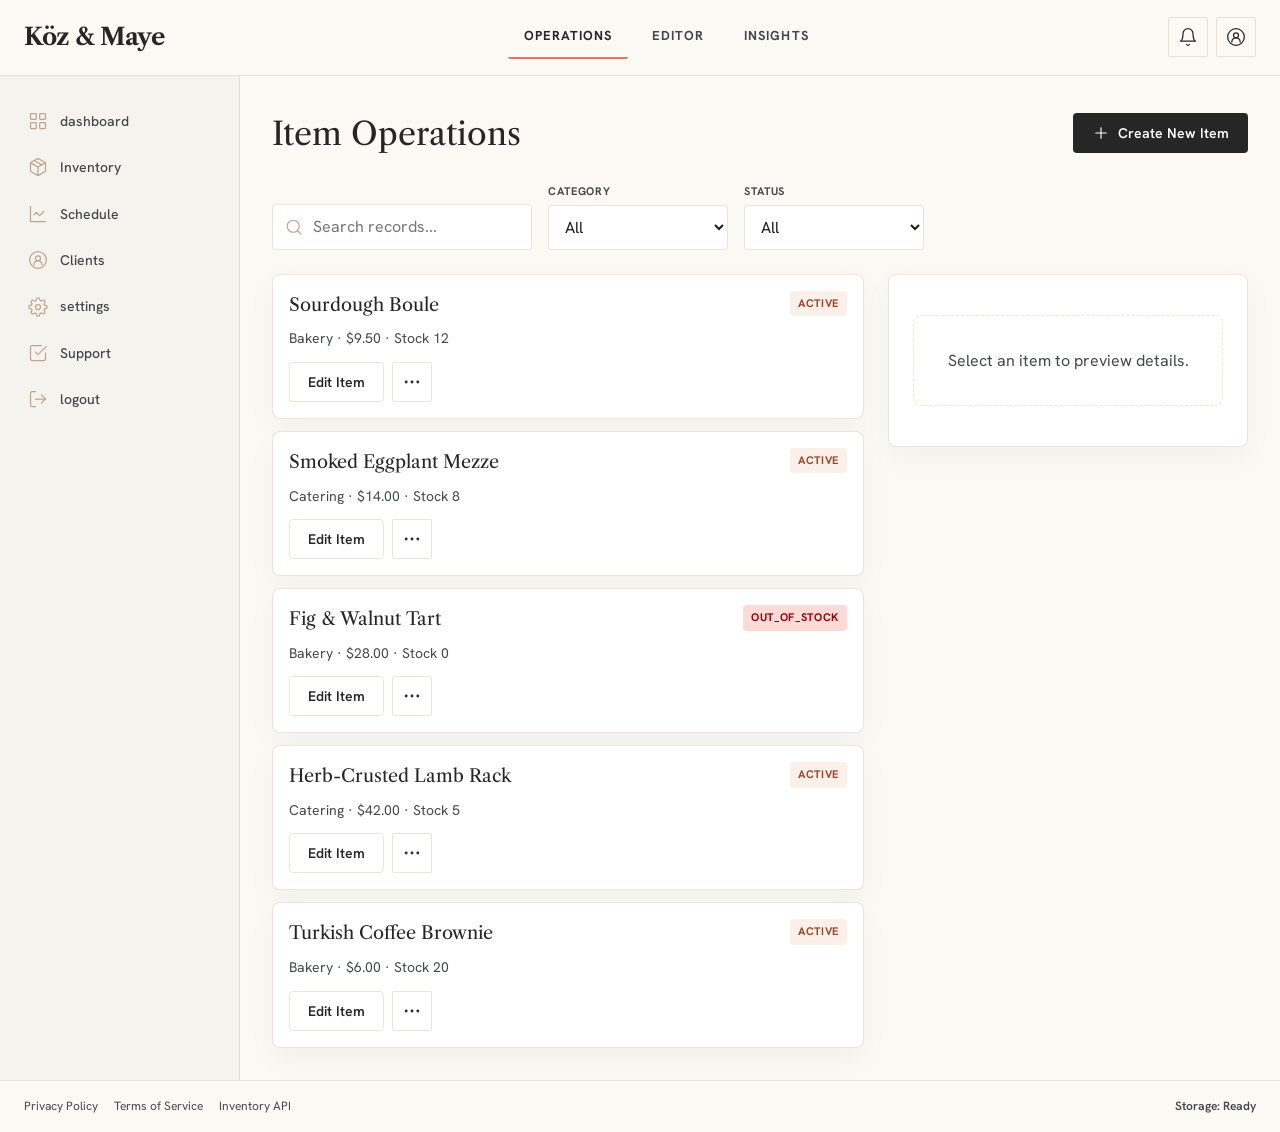
<file: index.html>
<!doctype html>
<html lang="en">
  <head>
    <meta charset="UTF-8" />
    <meta name="viewport" content="width=device-width, initial-scale=1.0" />
    <title>Distinctive Premium Food Sector Company Website</title>
    <link rel="preconnect" href="https://fonts.googleapis.com" />
    <link rel="preconnect" href="https://fonts.gstatic.com" crossorigin />
    <link
      href="https://fonts.googleapis.com/css2?family=Hanken+Grotesk:wght@400;500;600;700&family=Libre+Caslon+Text:wght@400;700&display=swap"
      rel="stylesheet"
    />
    <link rel="stylesheet" href="assets/css/styles.css" />
  </head>
  <body>
    <main data-setfarm-root="baseline" data-testid="setfarm-app-root" class="app-shell"></main>

    <script id="fixture-data" type="application/json">
{"items":[{"id":"item-1","name":"Sourdough Boule","category":"Bakery","price":9.5,"description":"Naturally leavened sourdough with a crackling crust and tender, tangy crumb. Fermented 24 hours.","stock":12,"featured":true,"status":"active","updatedAt":"2026-06-24T10:00:00.000Z"},{"id":"item-2","name":"Smoked Eggplant Mezze","category":"Catering","price":14,"description":"Charred eggplant whipped with tahini, lemon, and garlic, finished with pomegranate molasses.","stock":8,"featured":false,"status":"active","updatedAt":"2026-06-23T14:30:00.000Z"},{"id":"item-3","name":"Fig & Walnut Tart","category":"Bakery","price":28,"description":"Seasonal figs, caramelized walnuts, and frangipane in an all-butter pastry shell.","stock":0,"featured":true,"status":"out_of_stock","updatedAt":"2026-06-22T09:15:00.000Z"},{"id":"item-4","name":"Herb-Crusted Lamb Rack","category":"Catering","price":42,"description":"Frenched lamb rack with rosemary, thyme, and sumac crust, served with root vegetable jus.","stock":5,"featured":false,"status":"active","updatedAt":"2026-06-21T16:45:00.000Z"},{"id":"item-5","name":"Turkish Coffee Brownie","category":"Bakery","price":6,"description":"Dense dark chocolate brownie spiked with cardamom and topped with mocha glaze.","stock":20,"featured":false,"status":"active","updatedAt":"2026-06-20T11:20:00.000Z"}],"categories":["Bakery","Catering","Pantry"],"activity":[{"id":"evt-1","type":"update","message":"Sourdough Boule stock updated","timestamp":"2026-06-24T10:05:00.000Z"},{"id":"evt-2","type":"create","message":"Fig & Walnut Tart added to menu","timestamp":"2026-06-22T09:20:00.000Z"},{"id":"evt-3","type":"error","message":"Inventory sync failed - retry scheduled","timestamp":"2026-06-21T08:00:00.000Z"}],"preferences":{"defaultCategory":"All","sortBy":"updatedAt"}}
    </script>

    <script src="assets/js/distinctive-premium-food-sector-company-website.storage.js" defer></script>
    <script src="assets/js/distinctive-premium-food-sector-company-website.state.js" defer></script>
    <script src="assets/js/app.js" defer></script>
    <script src="assets/js/test-bridge.js" defer></script>
  </body>
</html>
</file>
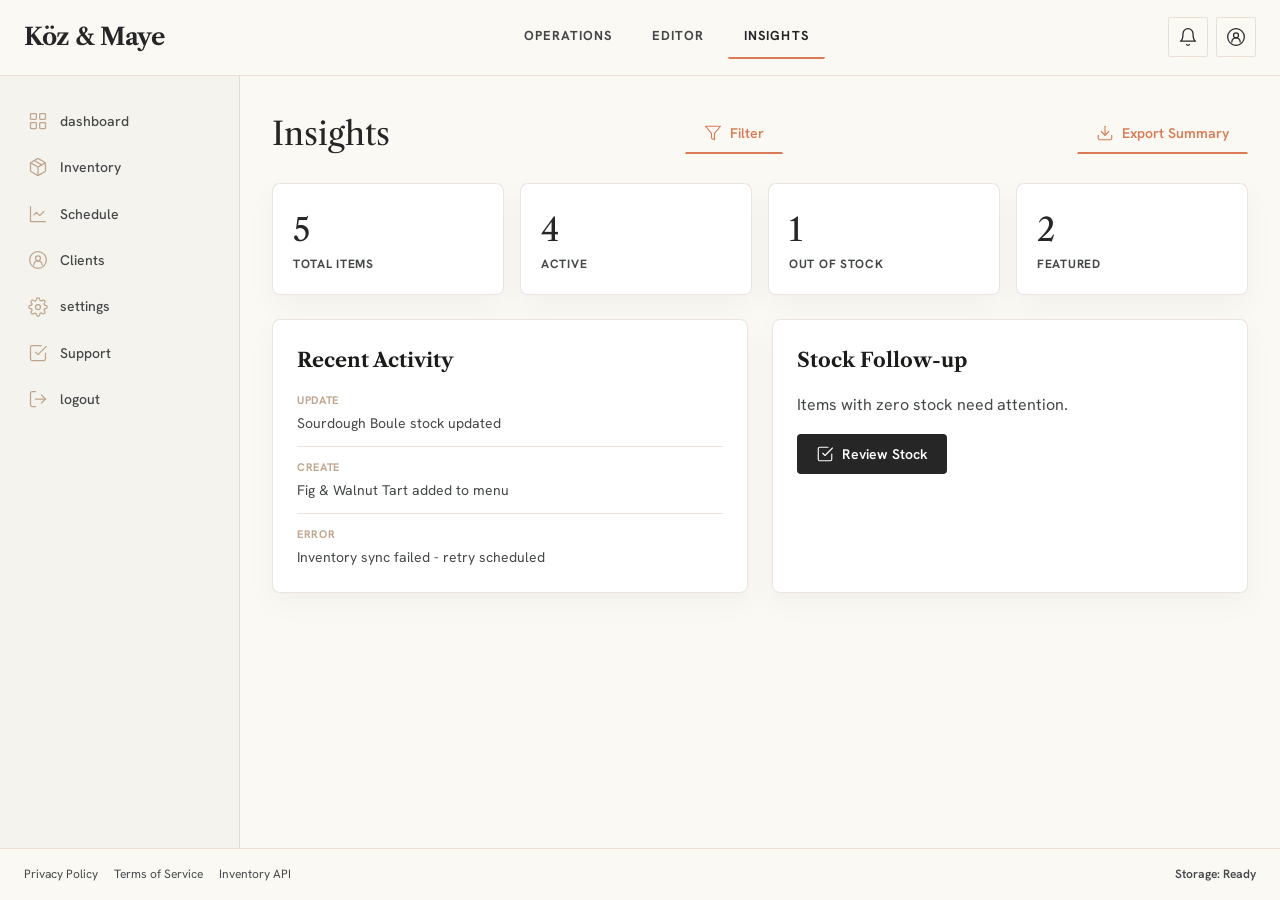
<file: insights-distinctive-premium-food-sector-company-website.html>
<!doctype html>
<html lang="en">
  <head>
    <meta charset="UTF-8" />
    <meta name="viewport" content="width=device-width, initial-scale=1.0" />
    <title>Insights - Köz &amp; Maye</title>
    <link rel="preconnect" href="https://fonts.googleapis.com" />
    <link rel="preconnect" href="https://fonts.gstatic.com" crossorigin />
    <link
      href="https://fonts.googleapis.com/css2?family=Hanken+Grotesk:wght@400;500;600;700&family=Libre+Caslon+Text:wght@400;700&display=swap"
      rel="stylesheet"
    />
    <link rel="stylesheet" href="assets/css/styles.css" />
  </head>
  <body>
    <main data-setfarm-root="baseline" data-testid="setfarm-app-root" class="app-shell"></main>

    <script id="fixture-data" type="application/json">
{"items":[{"id":"item-1","name":"Sourdough Boule","category":"Bakery","price":9.5,"description":"Naturally leavened sourdough with a crackling crust and tender, tangy crumb. Fermented 24 hours.","stock":12,"featured":true,"status":"active","updatedAt":"2026-06-24T10:00:00.000Z"},{"id":"item-2","name":"Smoked Eggplant Mezze","category":"Catering","price":14,"description":"Charred eggplant whipped with tahini, lemon, and garlic, finished with pomegranate molasses.","stock":8,"featured":false,"status":"active","updatedAt":"2026-06-23T14:30:00.000Z"},{"id":"item-3","name":"Fig & Walnut Tart","category":"Bakery","price":28,"description":"Seasonal figs, caramelized walnuts, and frangipane in an all-butter pastry shell.","stock":0,"featured":true,"status":"out_of_stock","updatedAt":"2026-06-22T09:15:00.000Z"},{"id":"item-4","name":"Herb-Crusted Lamb Rack","category":"Catering","price":42,"description":"Frenched lamb rack with rosemary, thyme, and sumac crust, served with root vegetable jus.","stock":5,"featured":false,"status":"active","updatedAt":"2026-06-21T16:45:00.000Z"},{"id":"item-5","name":"Turkish Coffee Brownie","category":"Bakery","price":6,"description":"Dense dark chocolate brownie spiked with cardamom and topped with mocha glaze.","stock":20,"featured":false,"status":"active","updatedAt":"2026-06-20T11:20:00.000Z"}],"categories":["Bakery","Catering","Pantry"],"activity":[{"id":"evt-1","type":"update","message":"Sourdough Boule stock updated","timestamp":"2026-06-24T10:05:00.000Z"},{"id":"evt-2","type":"create","message":"Fig & Walnut Tart added to menu","timestamp":"2026-06-22T09:20:00.000Z"},{"id":"evt-3","type":"error","message":"Inventory sync failed - retry scheduled","timestamp":"2026-06-21T08:00:00.000Z"}],"preferences":{"defaultCategory":"All","sortBy":"updatedAt"}}
    </script>

    <script src="assets/js/distinctive-premium-food-sector-company-website.storage.js" defer></script>
    <script src="assets/js/distinctive-premium-food-sector-company-website.state.js" defer></script>
    <script src="assets/js/app.js" defer></script>
    <script src="assets/js/us-003/act_filter_insights.js" defer></script>
    <script src="assets/js/us-003/act_export_summary.js" defer></script>
    <script>
      window.addEventListener('load', function () {
        if (window.app && window.app.actions && window.app.actions.setSurface) {
          window.app.actions.setSurface('SURF_INSIGHTS');
        }
      });
    </script>
  </body>
</html>
</file>
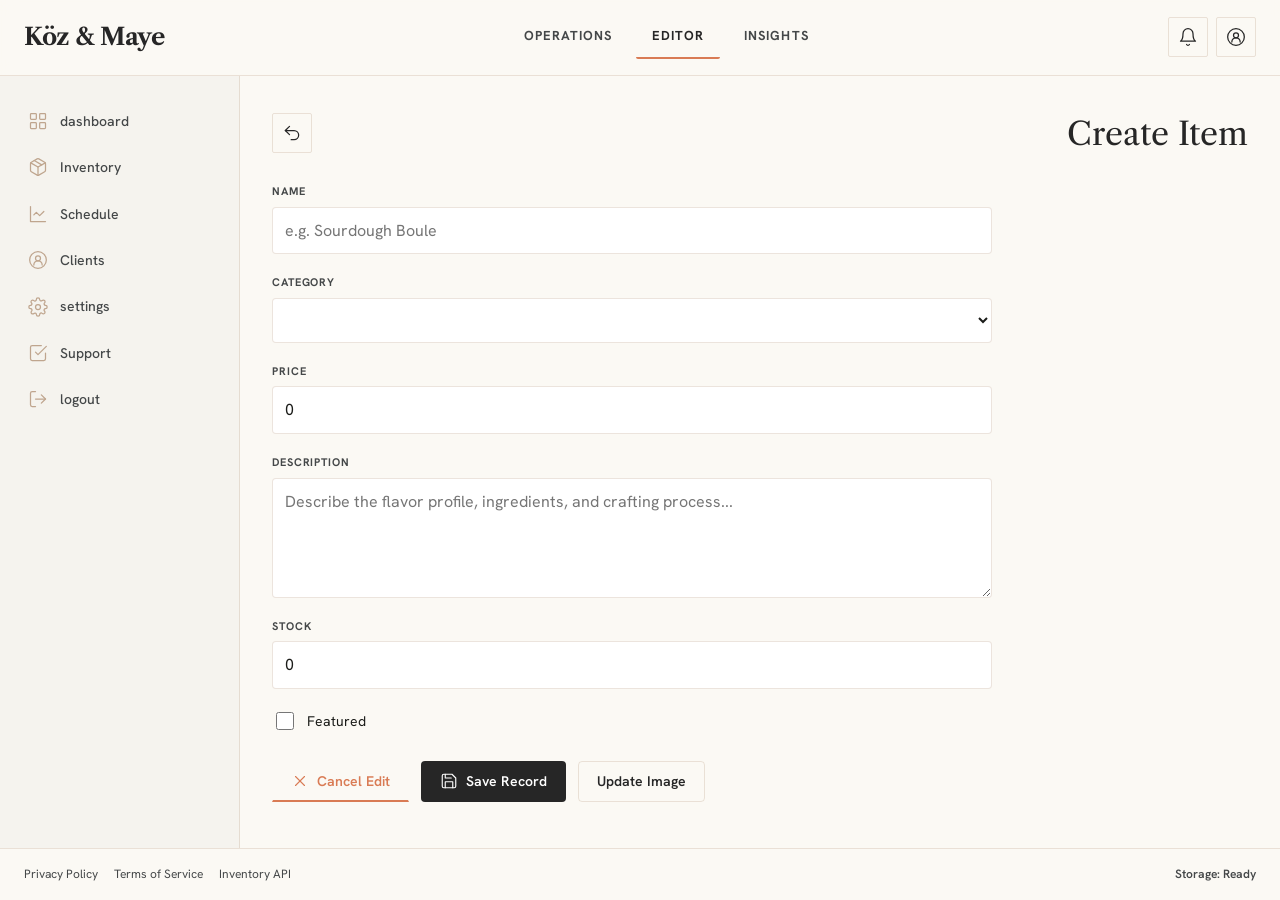
<file: item-editor-distinctive-premium-food-sector-company-website.html>
<!doctype html>
<html lang="en">
  <head>
    <meta charset="UTF-8" />
    <meta name="viewport" content="width=device-width, initial-scale=1.0" />
    <title>Item Editor - Köz &amp; Maye</title>
    <link rel="preconnect" href="https://fonts.googleapis.com" />
    <link rel="preconnect" href="https://fonts.gstatic.com" crossorigin />
    <link
      href="https://fonts.googleapis.com/css2?family=Hanken+Grotesk:wght@400;500;600;700&family=Libre+Caslon+Text:wght@400;700&display=swap"
      rel="stylesheet"
    />
    <link rel="stylesheet" href="assets/css/styles.css" />
  </head>
  <body>
    <main data-setfarm-root="baseline" data-testid="setfarm-app-root" class="app-shell"></main>

    <script id="fixture-data" type="application/json">
{"items":[{"id":"item-1","name":"Sourdough Boule","category":"Bakery","price":9.5,"description":"Naturally leavened sourdough with a crackling crust and tender, tangy crumb. Fermented 24 hours.","stock":12,"featured":true,"status":"active","updatedAt":"2026-06-24T10:00:00.000Z"},{"id":"item-2","name":"Smoked Eggplant Mezze","category":"Catering","price":14,"description":"Charred eggplant whipped with tahini, lemon, and garlic, finished with pomegranate molasses.","stock":8,"featured":false,"status":"active","updatedAt":"2026-06-23T14:30:00.000Z"},{"id":"item-3","name":"Fig & Walnut Tart","category":"Bakery","price":28,"description":"Seasonal figs, caramelized walnuts, and frangipane in an all-butter pastry shell.","stock":0,"featured":true,"status":"out_of_stock","updatedAt":"2026-06-22T09:15:00.000Z"},{"id":"item-4","name":"Herb-Crusted Lamb Rack","category":"Catering","price":42,"description":"Frenched lamb rack with rosemary, thyme, and sumac crust, served with root vegetable jus.","stock":5,"featured":false,"status":"active","updatedAt":"2026-06-21T16:45:00.000Z"},{"id":"item-5","name":"Turkish Coffee Brownie","category":"Bakery","price":6,"description":"Dense dark chocolate brownie spiked with cardamom and topped with mocha glaze.","stock":20,"featured":false,"status":"active","updatedAt":"2026-06-20T11:20:00.000Z"}],"categories":["Bakery","Catering","Pantry"],"activity":[{"id":"evt-1","type":"update","message":"Sourdough Boule stock updated","timestamp":"2026-06-24T10:05:00.000Z"},{"id":"evt-2","type":"create","message":"Fig & Walnut Tart added to menu","timestamp":"2026-06-22T09:20:00.000Z"},{"id":"evt-3","type":"error","message":"Inventory sync failed - retry scheduled","timestamp":"2026-06-21T08:00:00.000Z"}],"preferences":{"defaultCategory":"All","sortBy":"updatedAt"}}
    </script>

    <script src="assets/js/distinctive-premium-food-sector-company-website.storage.js" defer></script>
    <script src="assets/js/distinctive-premium-food-sector-company-website.state.js" defer></script>
    <script src="assets/js/app.js" defer></script>
    <script src="assets/js/us-002/act_save_record.js" defer></script>
    <script src="assets/js/us-002/act_cancel_edit.js" defer></script>
    <script>
      window.addEventListener('load', function () {
        if (window.app && window.app.actions) {
          var params = new URLSearchParams(window.location.search);
          var itemId = params.get('id');
          if (itemId && typeof window.app.actions.editItem === 'function') {
            window.app.actions.editItem(itemId);
          } else if (typeof window.app.actions.createNewItem === 'function') {
            window.app.actions.createNewItem();
          }
        }
      });
    </script>
  </body>
</html>
</file>
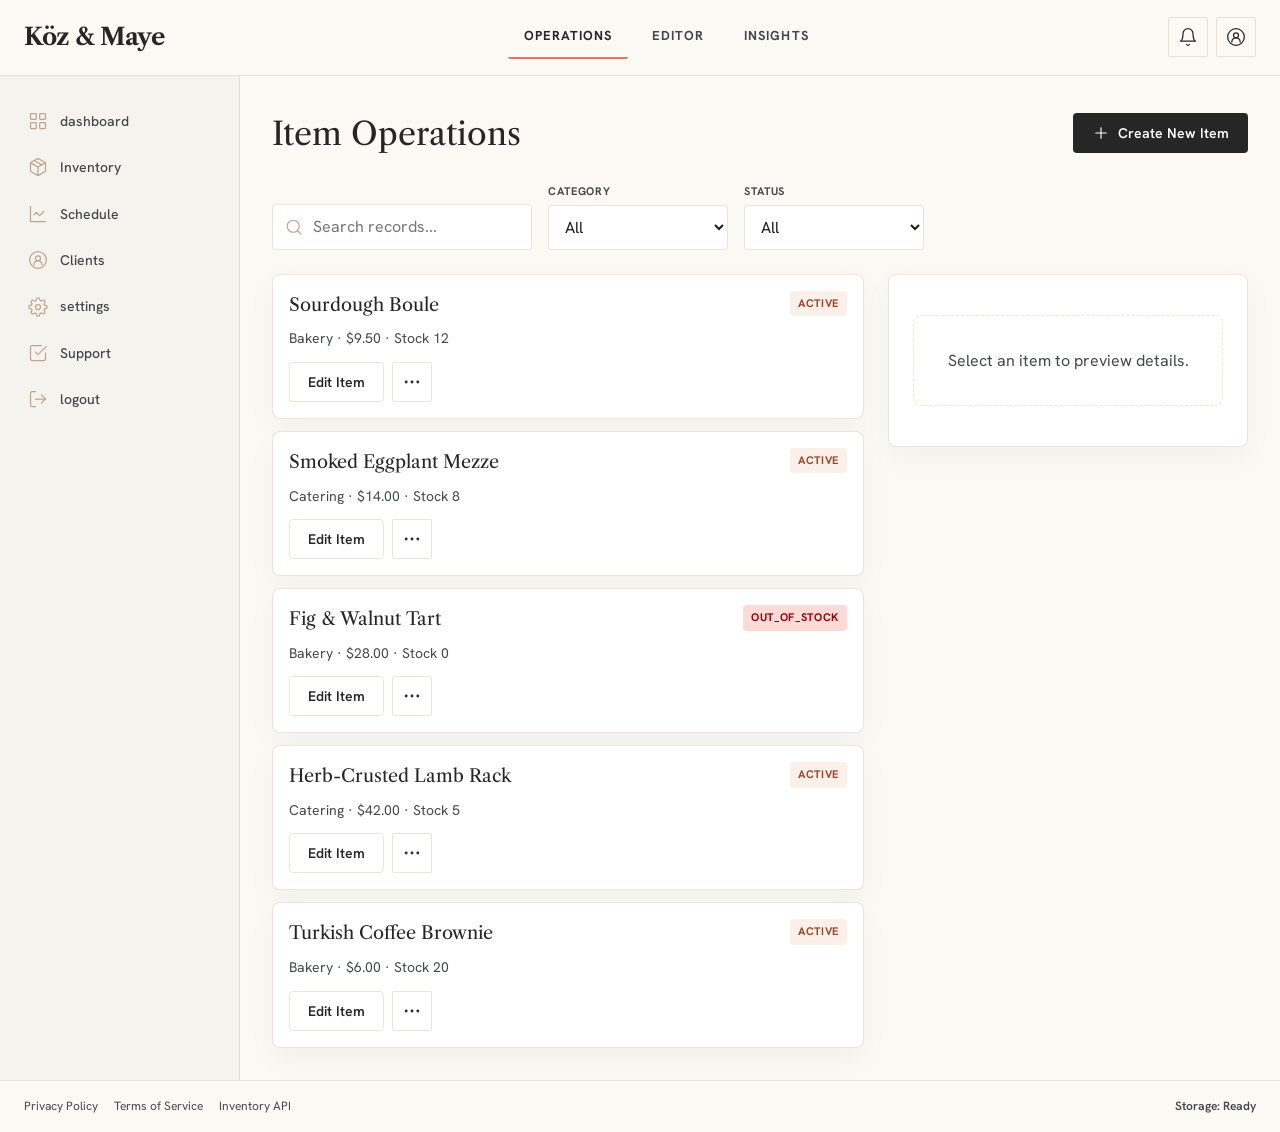
<file: item-operations-distinctive-premium-food-sector-company-website.html>
<!doctype html>
<html lang="en">
  <head>
    <meta charset="UTF-8" />
    <meta name="viewport" content="width=device-width, initial-scale=1.0" />
    <title>Item Operations - Köz &amp; Maye</title>
    <link rel="preconnect" href="https://fonts.googleapis.com" />
    <link rel="preconnect" href="https://fonts.gstatic.com" crossorigin />
    <link
      href="https://fonts.googleapis.com/css2?family=Hanken+Grotesk:wght@400;500;600;700&family=Libre+Caslon+Text:wght@400;700&display=swap"
      rel="stylesheet"
    />
    <link rel="stylesheet" href="assets/css/styles.css" />
  </head>
  <body>
    <main data-setfarm-root="baseline" data-testid="setfarm-app-root" class="app-shell"></main>

    <script id="fixture-data" type="application/json">
{"items":[{"id":"item-1","name":"Sourdough Boule","category":"Bakery","price":9.5,"description":"Naturally leavened sourdough with a crackling crust and tender, tangy crumb. Fermented 24 hours.","stock":12,"featured":true,"status":"active","updatedAt":"2026-06-24T10:00:00.000Z"},{"id":"item-2","name":"Smoked Eggplant Mezze","category":"Catering","price":14,"description":"Charred eggplant whipped with tahini, lemon, and garlic, finished with pomegranate molasses.","stock":8,"featured":false,"status":"active","updatedAt":"2026-06-23T14:30:00.000Z"},{"id":"item-3","name":"Fig & Walnut Tart","category":"Bakery","price":28,"description":"Seasonal figs, caramelized walnuts, and frangipane in an all-butter pastry shell.","stock":0,"featured":true,"status":"out_of_stock","updatedAt":"2026-06-22T09:15:00.000Z"},{"id":"item-4","name":"Herb-Crusted Lamb Rack","category":"Catering","price":42,"description":"Frenched lamb rack with rosemary, thyme, and sumac crust, served with root vegetable jus.","stock":5,"featured":false,"status":"active","updatedAt":"2026-06-21T16:45:00.000Z"},{"id":"item-5","name":"Turkish Coffee Brownie","category":"Bakery","price":6,"description":"Dense dark chocolate brownie spiked with cardamom and topped with mocha glaze.","stock":20,"featured":false,"status":"active","updatedAt":"2026-06-20T11:20:00.000Z"}],"categories":["Bakery","Catering","Pantry"],"activity":[{"id":"evt-1","type":"update","message":"Sourdough Boule stock updated","timestamp":"2026-06-24T10:05:00.000Z"},{"id":"evt-2","type":"create","message":"Fig & Walnut Tart added to menu","timestamp":"2026-06-22T09:20:00.000Z"},{"id":"evt-3","type":"error","message":"Inventory sync failed - retry scheduled","timestamp":"2026-06-21T08:00:00.000Z"}],"preferences":{"defaultCategory":"All","sortBy":"updatedAt"}}
    </script>

    <script src="assets/js/distinctive-premium-food-sector-company-website.storage.js" defer></script>
    <script src="assets/js/distinctive-premium-food-sector-company-website.state.js" defer></script>
    <script src="assets/js/app.js" defer></script>
    <script src="assets/js/us-002/act_search_records.js" defer></script>
    <script src="assets/js/us-002/act_create_record.js" defer></script>
    <script src="assets/js/us-002/act_select_record.js" defer></script>
    <script src="assets/js/us-002/act_retry_load.js" defer></script>
    <script>
      window.addEventListener('load', function () {
        if (window.app && window.app.actions && window.app.actions.setSurface) {
          window.app.actions.setSurface('SURF_ITEM_OPERATIONS');
        }
      });
    </script>
  </body>
</html>
</file>
<file: assets/css/styles.css>
@import "../../stitch/design-tokens.css";

:root {
  color-scheme: light;
  font-family: "Hanken Grotesk", ui-sans-serif, system-ui, -apple-system, BlinkMacSystemFont, "Segoe UI", sans-serif;
  background: var(--color-background, #fbf9f4);
  color: var(--color-on-background, #1b1c19);
  --font-display: "Libre Caslon Text", Georgia, serif;
  --color-cream: #fbf9f4;
  --color-charcoal: #262626;
  --color-terracotta: #d97b54;
  --color-oat: #bfa58e;
  --color-outline: rgba(191, 165, 142, 0.3);
  --shadow-soft: 0 10px 30px rgba(38, 38, 38, 0.04);
}

* {
  box-sizing: border-box;
}

html {
  scroll-behavior: smooth;
}

body {
  margin: 0;
  min-width: 320px;
  min-height: 100vh;
  background: var(--color-cream);
  color: var(--color-on-background);
  font-size: 16px;
  line-height: 1.6;
}

body::before {
  content: "";
  position: fixed;
  inset: 0;
  pointer-events: none;
  background-image: url("data:image/svg+xml,%3Csvg viewBox='0 0 200 200' xmlns='http://www.w3.org/2000/svg'%3E%3Cfilter id='noiseFilter'%3E%3CfeTurbulence type='fractalNoise' baseFrequency='0.65' numOctaves='3' stitchTiles='stitch'/%3E%3C/filter%3E%3Crect width='100%25' height='100%25' filter='url(%23noiseFilter)' opacity='0.02'/%3E%3C/svg%3E");
  opacity: 0.5;
  z-index: -1;
}

.app-shell {
  min-height: 100vh;
  display: flex;
  flex-direction: column;
}

.app-layout {
  display: flex;
  flex-direction: column;
  min-height: 100vh;
}

.app-header {
  position: sticky;
  top: 0;
  z-index: 10;
  display: flex;
  align-items: center;
  justify-content: space-between;
  gap: 24px;
  padding: 16px 24px;
  background: rgba(251, 249, 244, 0.92);
  backdrop-filter: blur(8px);
  border-bottom: 1px solid var(--color-outline);
}

.app-brand {
  font-family: var(--font-display);
  font-size: 24px;
  font-weight: 700;
  color: var(--color-charcoal);
  letter-spacing: -0.02em;
}

.app-top-nav {
  display: flex;
  gap: 8px;
}

.app-nav-link {
  display: inline-flex;
  align-items: center;
  padding: 10px 16px;
  color: var(--color-on-surface-variant, #444748);
  text-decoration: none;
  font-size: 13px;
  font-weight: 700;
  letter-spacing: 0.08em;
  text-transform: uppercase;
  border-radius: var(--radius-DEFAULT, 0.125rem);
  transition: color 0.15s ease, border-color 0.15s ease;
  border-bottom: 2px solid transparent;
}

.app-nav-link:hover,
.app-nav-link.is-active {
  color: var(--color-charcoal);
  border-bottom-color: var(--color-terracotta);
}

.app-header-actions {
  display: flex;
  align-items: center;
  gap: 8px;
}

.icon-button {
  display: inline-flex;
  align-items: center;
  justify-content: center;
  width: 40px;
  height: 40px;
  padding: 0;
  background: transparent;
  border: 1px solid var(--color-outline);
  border-radius: var(--radius-DEFAULT, 0.125rem);
  color: var(--color-charcoal);
  cursor: pointer;
  transition: background 0.15s ease, border-color 0.15s ease;
}

.icon-button:hover {
  background: var(--color-surface-container, #f0eee9);
  border-color: var(--color-oat);
}

.icon-button svg {
  width: 20px;
  height: 20px;
}

.app-body {
  display: grid;
  grid-template-columns: 240px 1fr;
  flex: 1;
}

.app-sidebar {
  background: var(--color-surface-container-low, #f5f3ee);
  border-right: 1px solid var(--color-outline);
  padding: 24px 16px;
}

.app-sidebar-nav {
  display: flex;
  flex-direction: column;
  gap: 4px;
}

.app-sidebar-link {
  display: flex;
  align-items: center;
  gap: 12px;
  padding: 10px 12px;
  color: var(--color-on-surface-variant, #444748);
  text-decoration: none;
  font-size: 14px;
  font-weight: 500;
  border-radius: var(--radius-DEFAULT, 0.125rem);
  transition: background 0.15s ease, color 0.15s ease;
}

.app-sidebar-link:hover {
  background: var(--color-surface-container, #f0eee9);
  color: var(--color-charcoal);
}

.app-sidebar-link svg {
  width: 20px;
  height: 20px;
  color: var(--color-oat);
}

.app-main {
  padding: 32px;
  overflow-y: auto;
}

.app-footer {
  display: flex;
  justify-content: space-between;
  align-items: center;
  gap: 16px;
  padding: 16px 24px;
  border-top: 1px solid var(--color-outline);
  font-size: 12px;
  color: var(--color-on-surface-variant, #444748);
}

.app-footer-links {
  display: flex;
  gap: 16px;
}

.app-footer-link {
  color: var(--color-on-surface-variant, #444748);
  text-decoration: none;
}

.app-footer-link:hover {
  color: var(--color-charcoal);
  text-decoration: underline;
}

.app-storage-status {
  font-weight: 600;
  text-transform: capitalize;
}

.app-error-banner {
  display: flex;
  justify-content: space-between;
  align-items: center;
  gap: 12px;
  padding: 12px 16px;
  margin-bottom: 16px;
  background: var(--color-error-container, #ffdad6);
  color: var(--color-on-error-container, #93000a);
  border-left: 4px solid var(--color-error, #ba1a1a);
  border-radius: var(--radius-DEFAULT, 0.125rem);
}

.app-error-close {
  display: inline-flex;
  align-items: center;
  justify-content: center;
  width: 28px;
  height: 28px;
  padding: 0;
  background: transparent;
  border: none;
  color: var(--color-on-error-container, #93000a);
  cursor: pointer;
}

.surface {
  display: flex;
  flex-direction: column;
  gap: 24px;
}

.surface-toolbar {
  display: flex;
  justify-content: space-between;
  align-items: center;
  gap: 16px;
}

.surface-title {
  margin: 0;
  font-family: var(--font-display);
  font-size: 32px;
  font-weight: 400;
  color: var(--color-charcoal);
}

.btn {
  display: inline-flex;
  align-items: center;
  justify-content: center;
  gap: 8px;
  padding: 10px 18px;
  font-family: inherit;
  font-size: 14px;
  font-weight: 600;
  border-radius: 4px;
  border: 1px solid transparent;
  cursor: pointer;
  transition: background 0.15s ease, border-color 0.15s ease, color 0.15s ease;
}

.btn svg {
  width: 18px;
  height: 18px;
}

.btn-primary {
  background: var(--color-charcoal);
  color: #ffffff;
}

.btn-primary:hover {
  background: #3d3d3d;
}

.btn-secondary {
  background: transparent;
  color: var(--color-terracotta);
  border-color: transparent;
  border-bottom: 2px solid var(--color-terracotta);
  border-radius: 4px 4px 0 0;
}

.btn-secondary:hover {
  background: rgba(217, 123, 84, 0.08);
}

.btn-text {
  background: transparent;
  color: var(--color-charcoal);
  border-color: var(--color-outline);
}

.btn-text:hover {
  background: var(--color-surface-container, #f0eee9);
}

.filters-row {
  display: flex;
  flex-wrap: wrap;
  gap: 16px;
  align-items: flex-end;
}

.search-field {
  display: flex;
  align-items: center;
  gap: 8px;
  padding: 8px 12px;
  background: #ffffff;
  border: 1px solid var(--color-outline);
  border-radius: 4px;
  min-width: 260px;
}

.search-field svg {
  width: 18px;
  height: 18px;
  color: var(--color-oat);
  flex-shrink: 0;
}

.search-field input {
  border: none;
  background: transparent;
  outline: none;
  font: inherit;
  color: var(--color-on-background);
  width: 100%;
}

.filter-select {
  display: flex;
  flex-direction: column;
  gap: 4px;
}

.filter-label {
  font-size: 11px;
  font-weight: 700;
  letter-spacing: 0.08em;
  text-transform: uppercase;
  color: var(--color-on-surface-variant, #444748);
}

.form-input,
.filter-select select {
  padding: 10px 12px;
  background: #ffffff;
  border: 1px solid var(--color-outline);
  border-radius: 4px;
  font: inherit;
  color: var(--color-on-background);
  outline: none;
  min-width: 180px;
}

.form-input:focus,
.search-field:focus-within,
.filter-select select:focus {
  border-bottom-color: var(--color-terracotta);
}

.operations-content {
  display: grid;
  grid-template-columns: 1fr 360px;
  gap: 24px;
}

.records-list {
  display: flex;
  flex-direction: column;
  gap: 12px;
}

.record-card {
  padding: 16px;
  background: #ffffff;
  border: 1px solid var(--color-outline);
  border-radius: 8px;
  box-shadow: var(--shadow-soft);
  cursor: pointer;
  transition: border-color 0.15s ease, box-shadow 0.15s ease;
}

.record-card:hover,
.record-card.is-selected {
  border-color: var(--color-oat);
  box-shadow: 0 10px 30px rgba(38, 38, 38, 0.08);
}

.record-card-header {
  display: flex;
  justify-content: space-between;
  align-items: flex-start;
  gap: 12px;
  margin-bottom: 8px;
}

.record-name {
  margin: 0;
  font-family: var(--font-display);
  font-size: 18px;
  font-weight: 400;
  color: var(--color-charcoal);
}

.record-status {
  font-size: 11px;
  font-weight: 700;
  letter-spacing: 0.06em;
  text-transform: uppercase;
  padding: 4px 8px;
  border-radius: 4px;
}

.status-active {
  background: rgba(217, 123, 84, 0.12);
  color: #974725;
}

.status-out_of_stock {
  background: var(--color-error-container, #ffdad6);
  color: var(--color-on-error-container, #93000a);
}

.record-meta {
  margin: 0 0 12px;
  font-size: 14px;
  color: var(--color-on-surface-variant, #444748);
}

.record-actions {
  display: flex;
  gap: 8px;
}

.item-preview {
  position: sticky;
  top: 88px;
  padding: 24px;
  background: #ffffff;
  border: 1px solid var(--color-outline);
  border-radius: 8px;
  box-shadow: var(--shadow-soft);
}

.preview-title {
  margin: 0 0 8px;
  font-family: var(--font-display);
  font-size: 24px;
}

.preview-meta,
.preview-description,
.preview-stock {
  margin: 0 0 12px;
  color: var(--color-on-surface-variant, #444748);
}

.empty-state,
.empty-preview {
  padding: 32px;
  text-align: center;
  color: var(--color-on-surface-variant, #444748);
  background: #ffffff;
  border: 1px dashed var(--color-outline);
  border-radius: 8px;
}

.editor-form {
  max-width: 720px;
  display: flex;
  flex-direction: column;
  gap: 20px;
}

.form-group {
  display: flex;
  flex-direction: column;
  gap: 6px;
}

.form-label {
  font-size: 11px;
  font-weight: 700;
  letter-spacing: 0.08em;
  text-transform: uppercase;
  color: var(--color-on-surface-variant, #444748);
}

.form-textarea {
  min-height: 120px;
  resize: vertical;
}

.checkbox-field {
  display: flex;
  align-items: center;
  gap: 10px;
  cursor: pointer;
}

.form-checkbox {
  width: 18px;
  height: 18px;
  accent-color: var(--color-charcoal);
}

.checkbox-label {
  font-size: 14px;
}

.form-actions {
  display: flex;
  gap: 12px;
  margin-top: 8px;
}

.metrics-row {
  display: grid;
  grid-template-columns: repeat(4, 1fr);
  gap: 16px;
}

.metric-card {
  padding: 20px;
  background: #ffffff;
  border: 1px solid var(--color-outline);
  border-radius: 8px;
  box-shadow: var(--shadow-soft);
}

.metric-value {
  font-family: var(--font-display);
  font-size: 32px;
  color: var(--color-charcoal);
}

.metric-label {
  font-size: 12px;
  font-weight: 700;
  letter-spacing: 0.06em;
  text-transform: uppercase;
  color: var(--color-on-surface-variant, #444748);
}

.insights-content {
  display: grid;
  grid-template-columns: 1fr 1fr;
  gap: 24px;
}

.insights-panel {
  padding: 24px;
  background: #ffffff;
  border: 1px solid var(--color-outline);
  border-radius: 8px;
  box-shadow: var(--shadow-soft);
}

.panel-title {
  margin: 0 0 16px;
  font-family: var(--font-display);
  font-size: 20px;
}

.activity-list {
  list-style: none;
  margin: 0;
  padding: 0;
  display: flex;
  flex-direction: column;
  gap: 12px;
}

.activity-item {
  display: flex;
  flex-direction: column;
  gap: 2px;
  padding-bottom: 12px;
  border-bottom: 1px solid var(--color-outline);
}

.activity-item:last-child {
  border-bottom: none;
  padding-bottom: 0;
}

.activity-type {
  font-size: 11px;
  font-weight: 700;
  letter-spacing: 0.06em;
  text-transform: uppercase;
  color: var(--color-oat);
}

.activity-message {
  font-size: 14px;
  color: var(--color-on-surface-variant, #444748);
}

.insights-hint {
  color: var(--color-on-surface-variant, #444748);
}

@media (max-width: 1024px) {
  .app-body {
    grid-template-columns: 1fr;
  }

  .app-sidebar {
    display: none;
  }

  .operations-content,
  .insights-content,
  .metrics-row {
    grid-template-columns: 1fr;
  }
}

@media (max-width: 640px) {
  .app-header {
    flex-wrap: wrap;
    gap: 12px;
  }

  .app-top-nav {
    order: 3;
    width: 100%;
    justify-content: center;
  }

  .app-main {
    padding: 20px;
  }

  .surface-title {
    font-size: 24px;
  }
}
</file>
